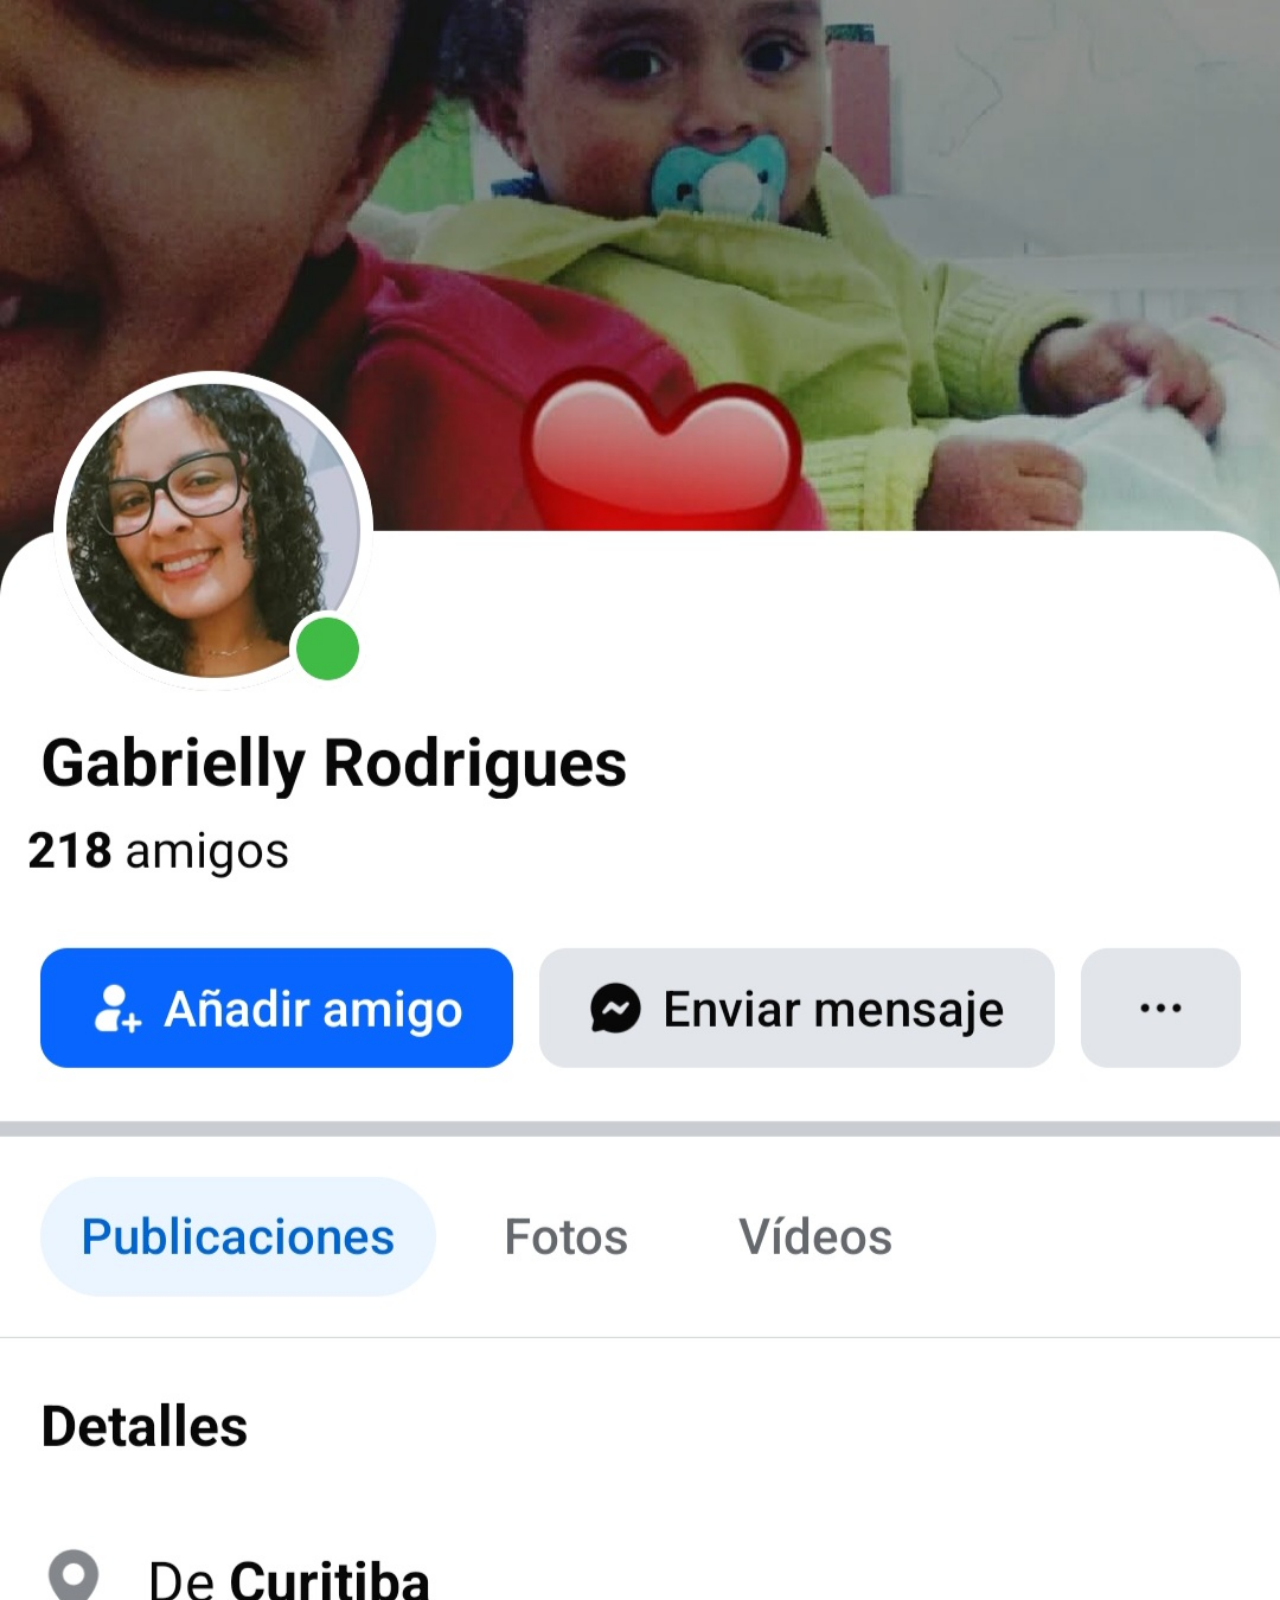
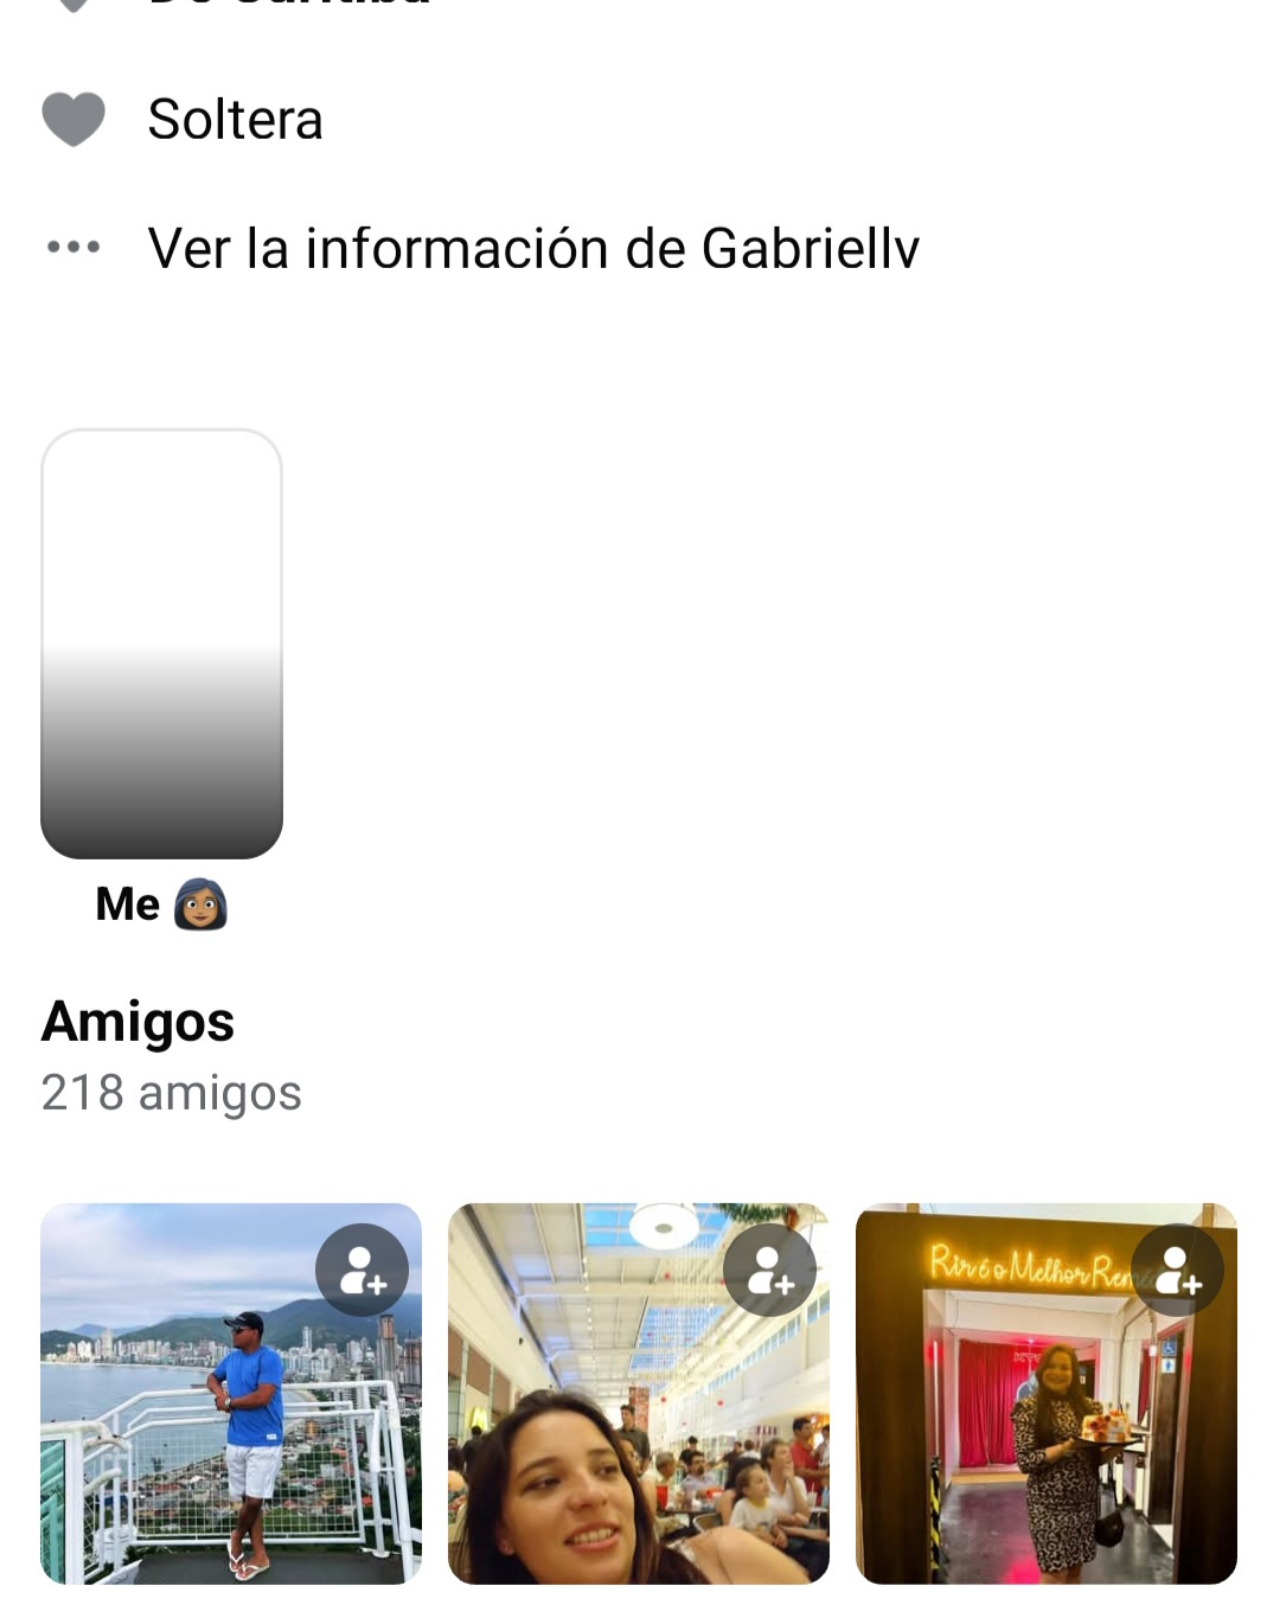
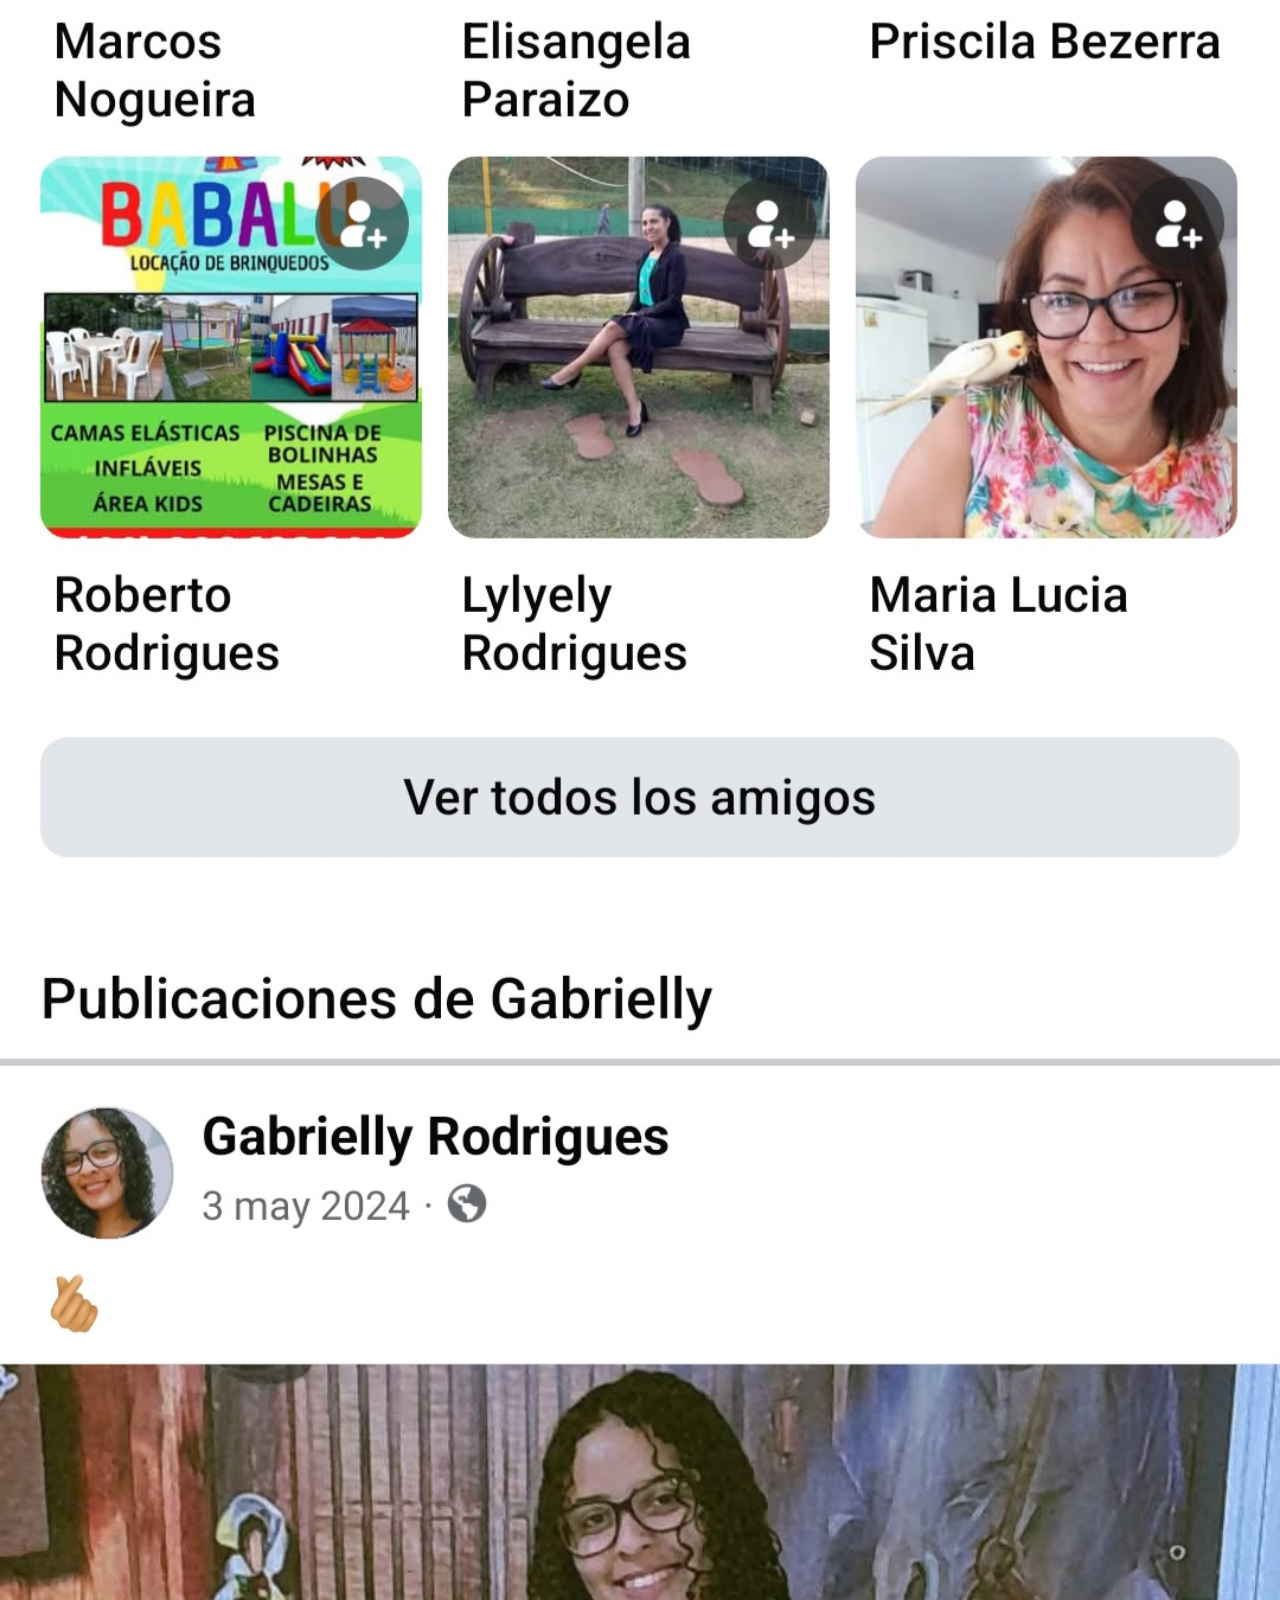
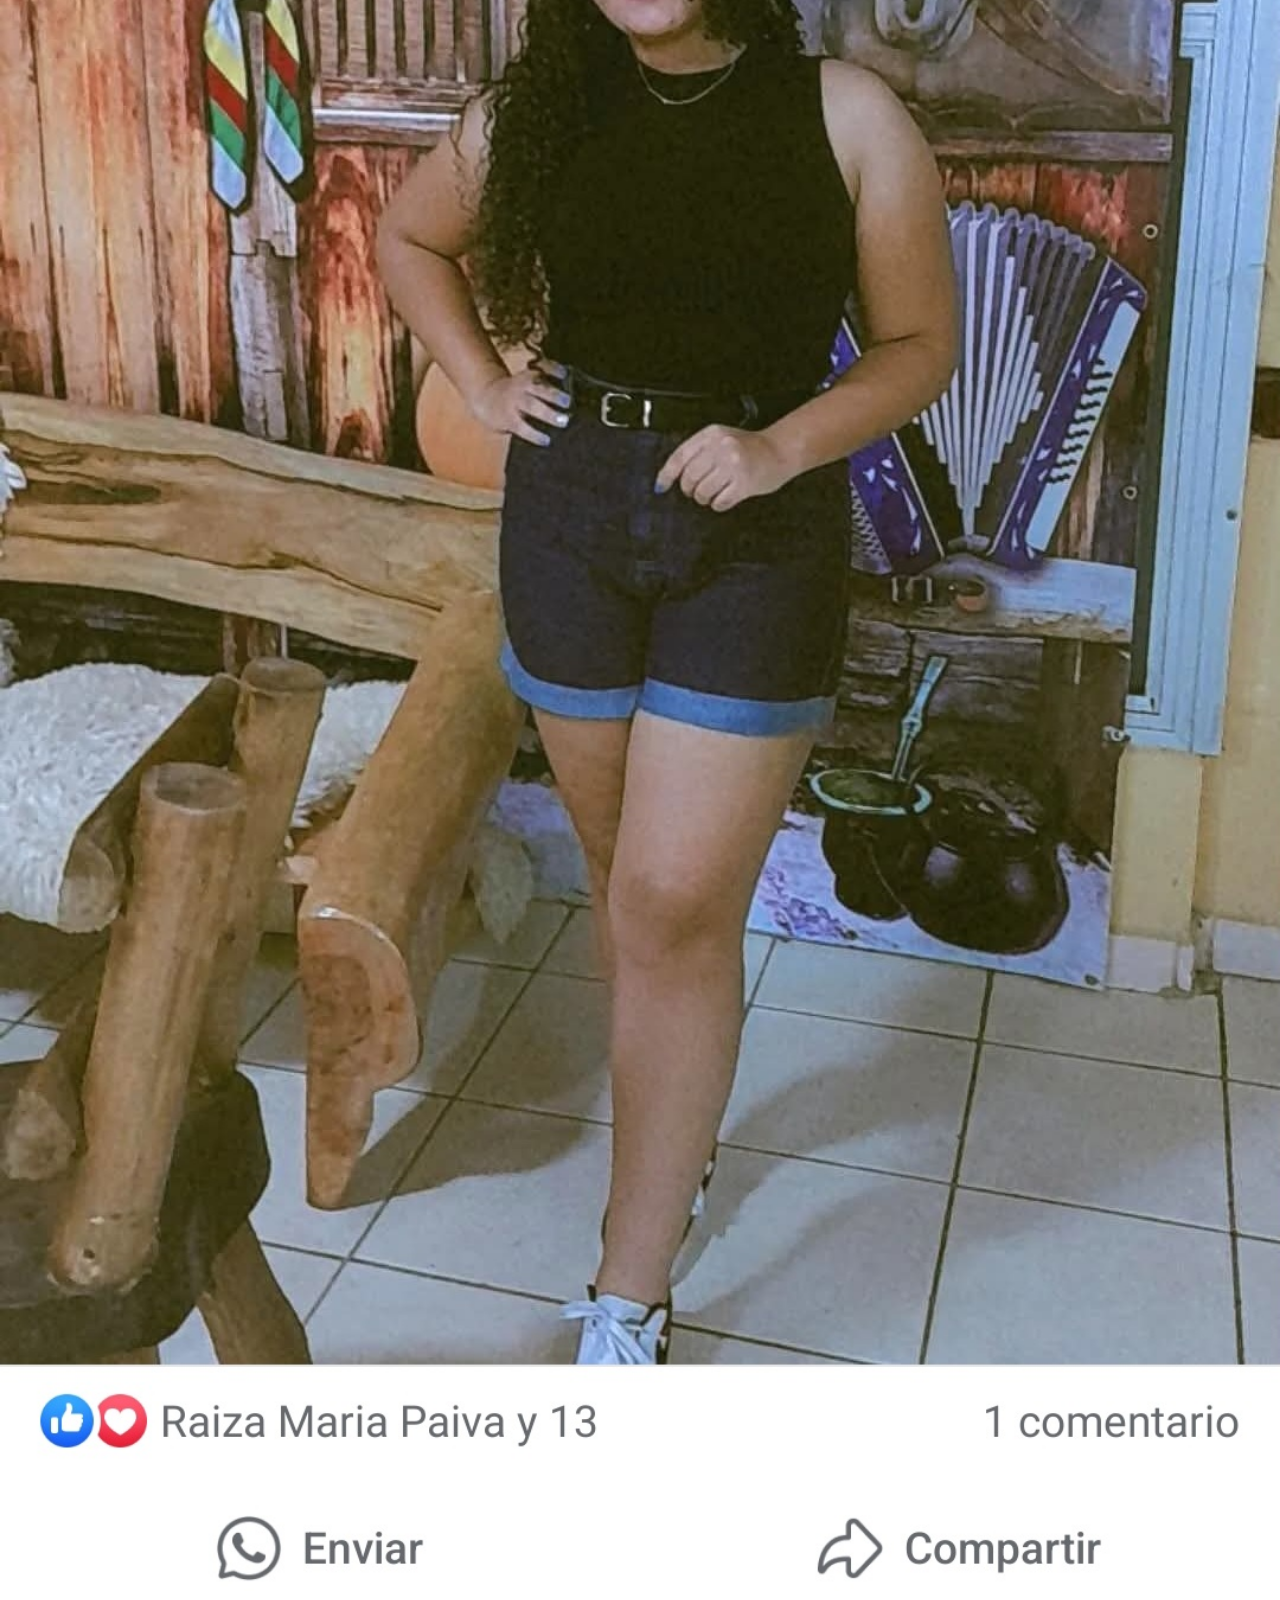
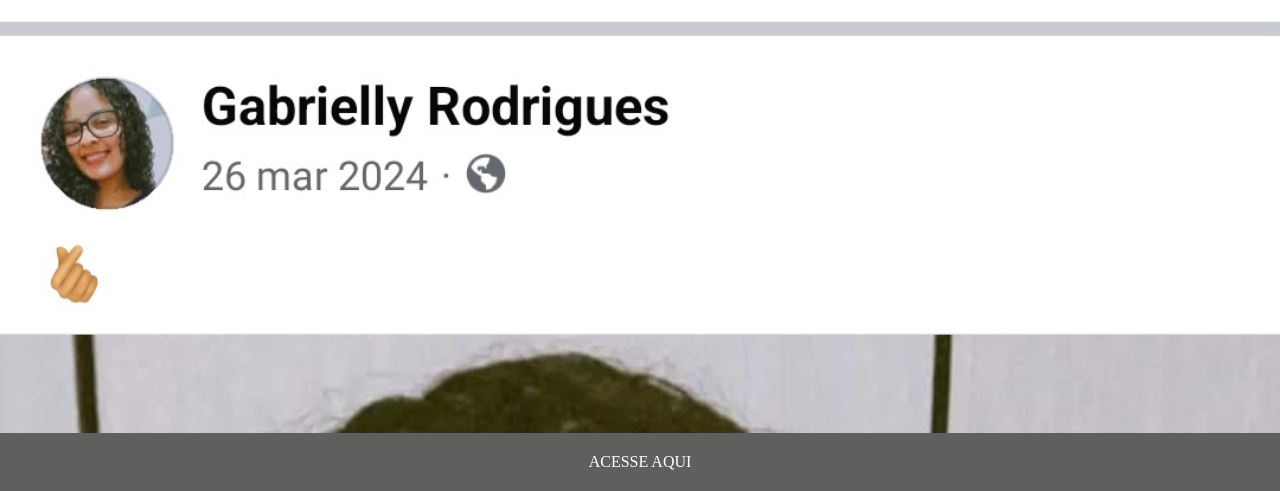
<file: html/facebook.html>
<!DOCTYPE html>
<html lang="pt.br">
<head>
    <meta charset="UTF-8">
    <meta name="viewport" content="width=device-width, initial-scale=1.0">
    <link rel="stylesheet" href="../css/redes-sociais.css">
    <title>Facebook</title>
</head>
<body>
<img src="../imagens/tela-facebook.jpg" alt="Facebook">
<a href="https://www.facebook.com/share/1A9RdVQXRm/" target="_blank" rel="external">ACESSE AQUI</a>
    
</body>
</html>
</file>
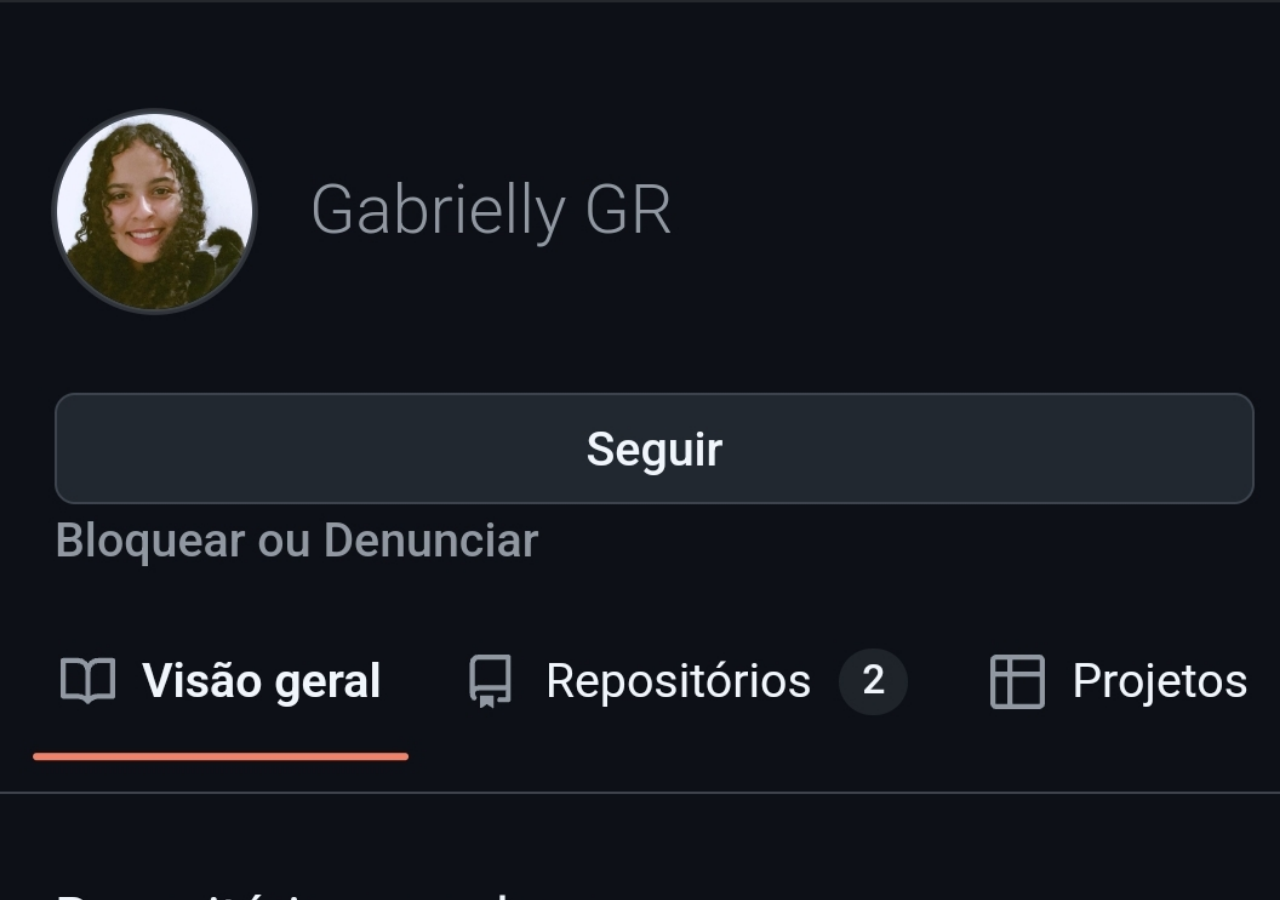
<file: html/github.html>
<!DOCTYPE html>
<html lang="en">
<head>
    <meta charset="UTF-8">
    <meta name="viewport" content="width=device-width, initial-scale=1.0">
    <title>GitHub</title>
</head>
<style>
    *{
        margin: 0px;
        padding: 0px;
    }
    body{
        height: 100vh;
        width: 100vw;
        background: black url(../imagens/tela-github.jpg) no-repeat top center;
        background-size: cover;
    }
</style>
<body>
    
</body>
</html>
</file>
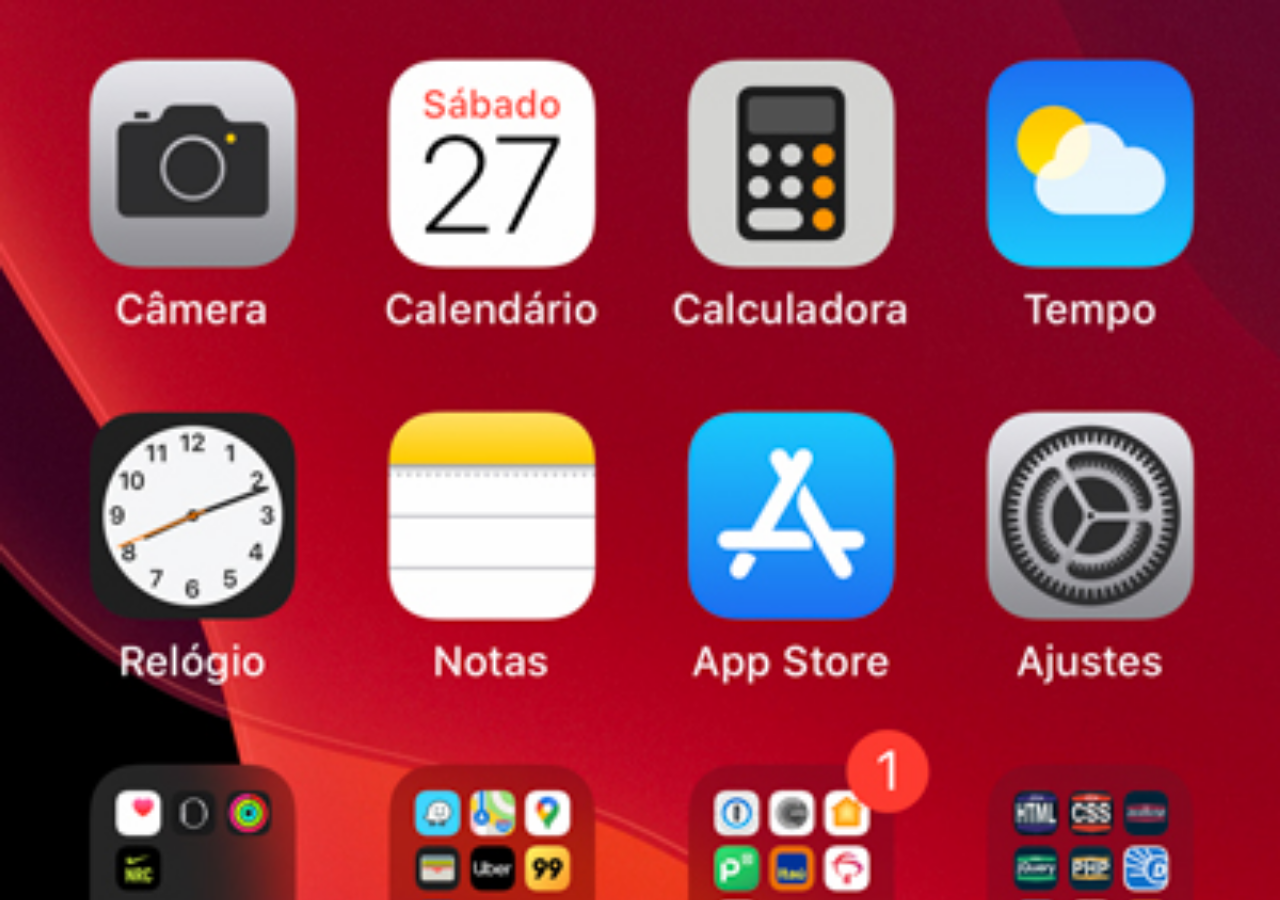
<file: html/home.html>
<!DOCTYPE html>
<html lang="en">
<head>
    <meta charset="UTF-8">
    <meta name="viewport" content="width=device-width, initial-scale=1.0">
    <title>Home</title>
</head>
<style>
    *{
        margin: 0px;
        padding: 0px;
    }

    body{
        height: 100vh;
        width: 100vw;
        background: black url(../imagens/tela-home.jpg) no-repeat top center;
        background-size: cover;
    }
</style>
<body>
    
</body>
</html>
</file>
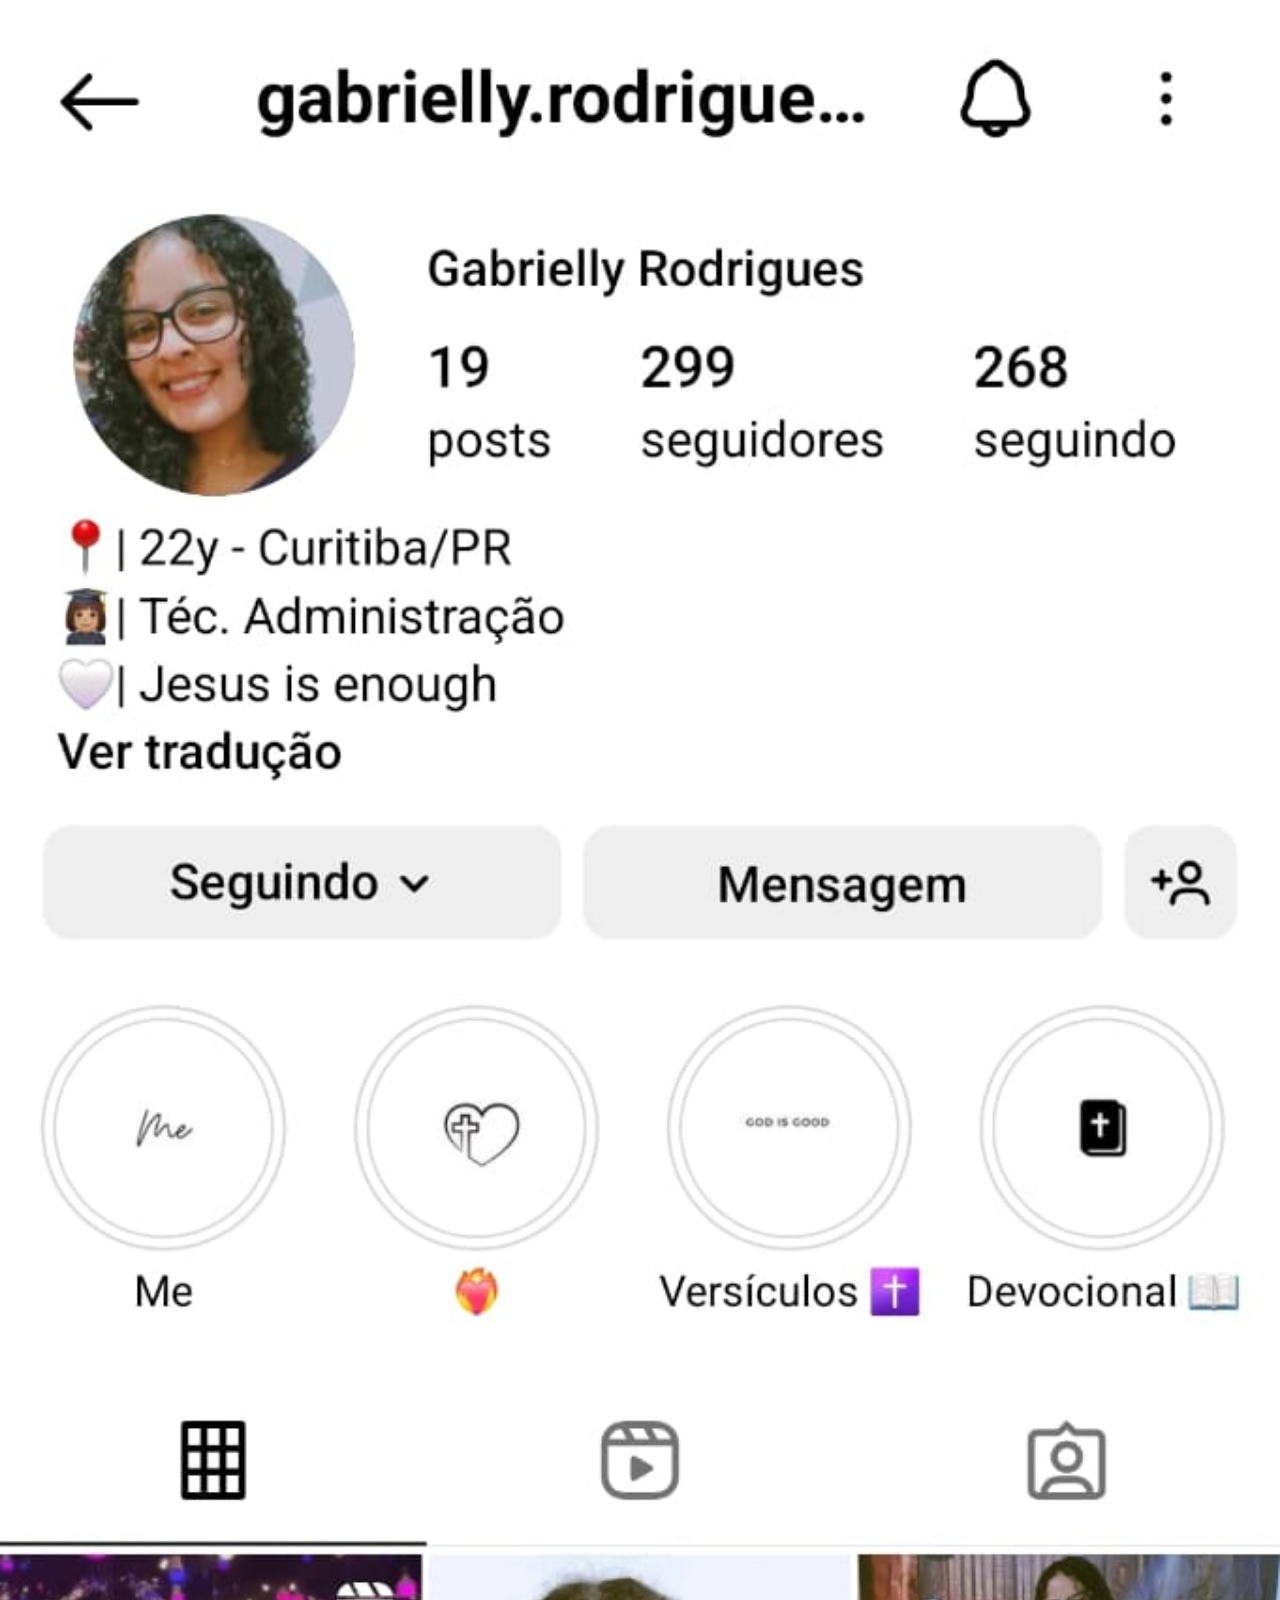
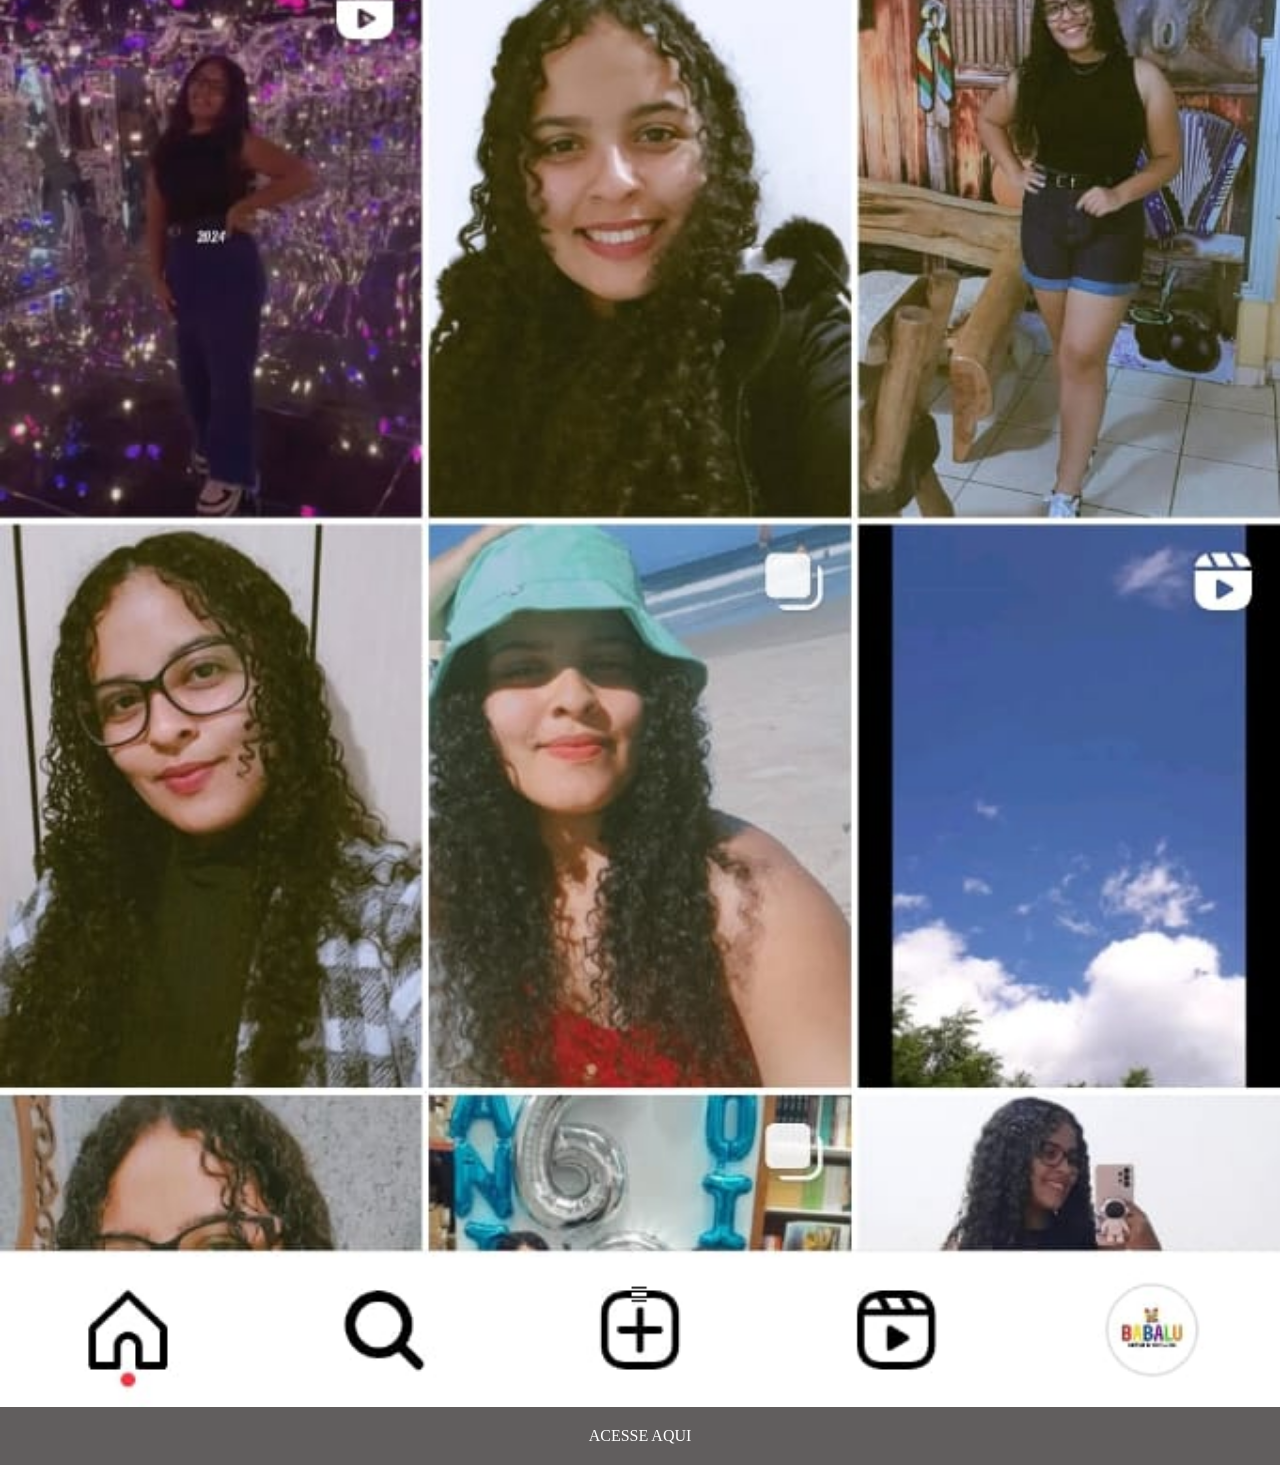
<file: html/instagram.html>
<!DOCTYPE html>
<html lang="pt-br">
<head>
    <meta charset="UTF-8">
    <meta name="viewport" content="width=device-width, initial-scale=1.0">
    <link rel="stylesheet" href="../css/redes-sociais.css">
    <title>Instagram</title>
</head>
<body>
<img src="../imagens/tela-instagram.jpeg" alt="Instagram">    
<a href="https://www.instagram.com/gabrielly.rodriguees?igsh=NG1kYm10Zmh3MDhv" target="_blank" rel="external">ACESSE AQUI</a>
</body>
</html>
</file>
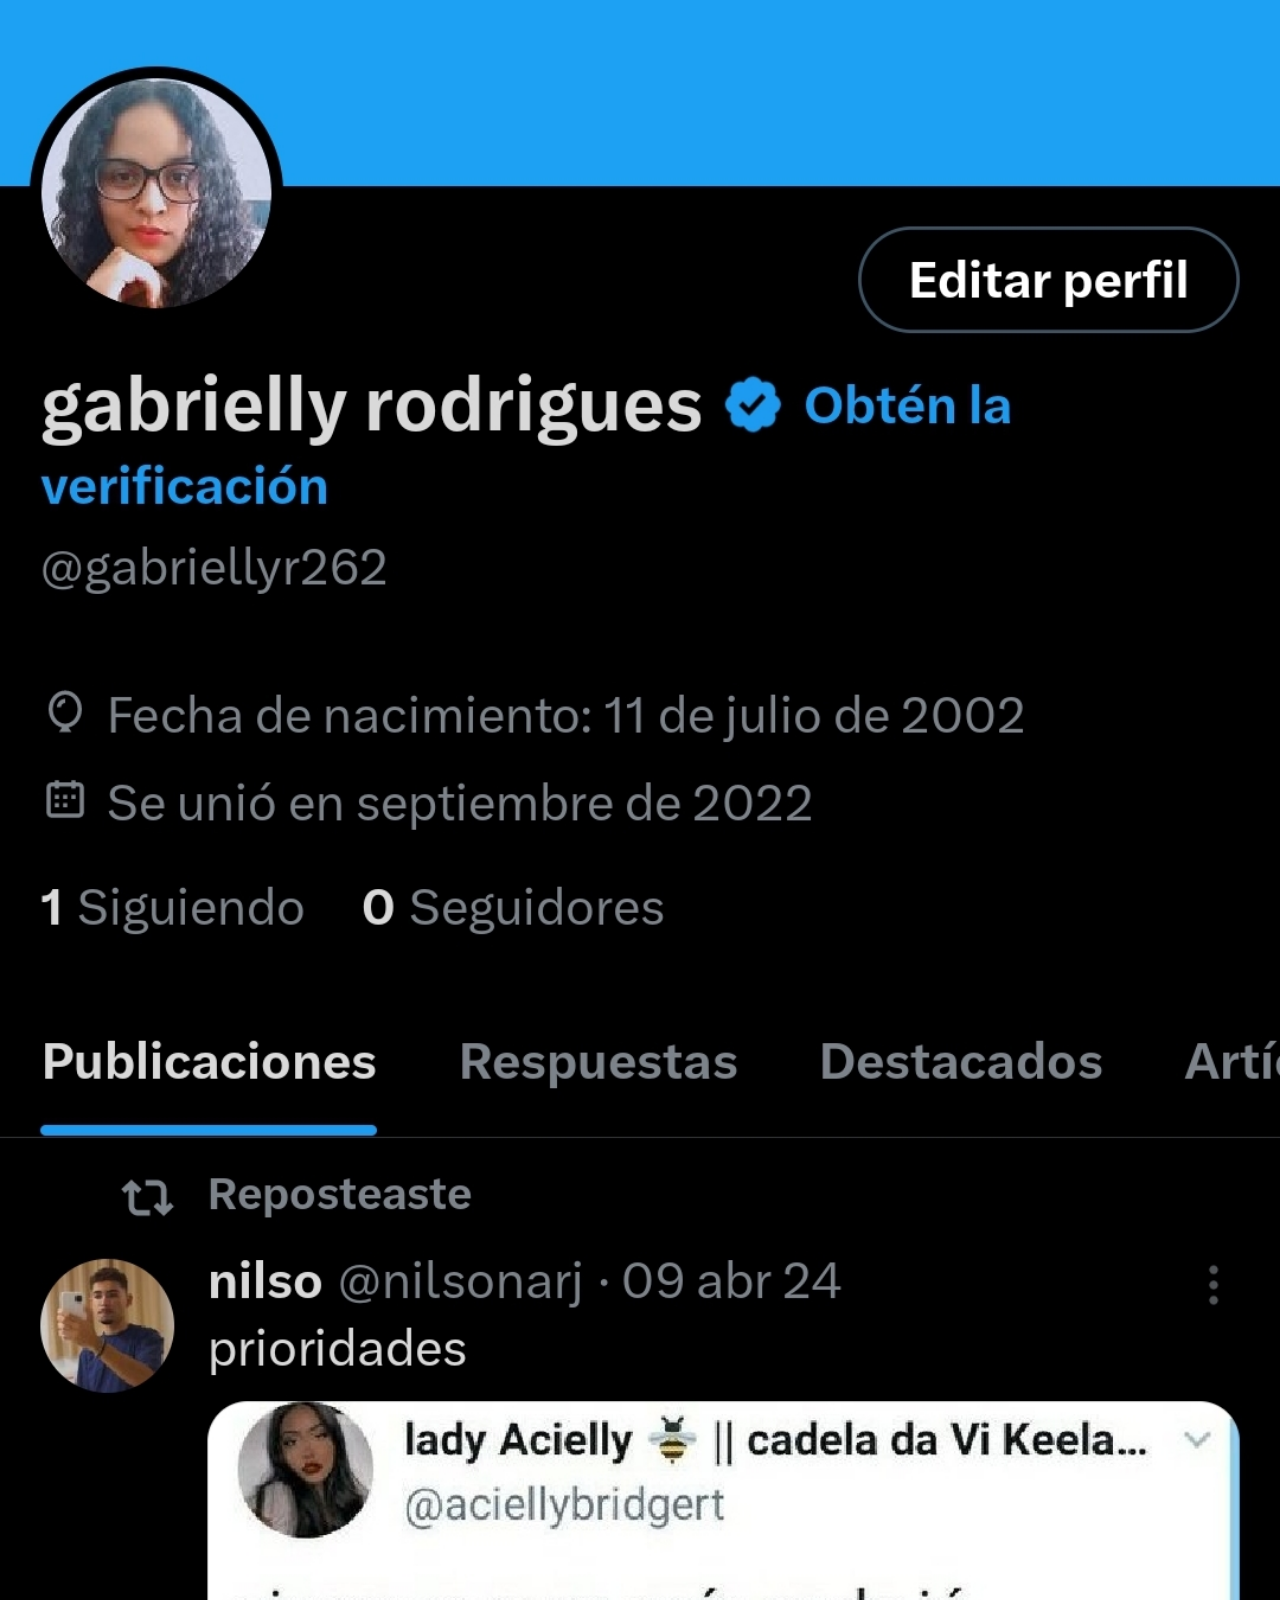
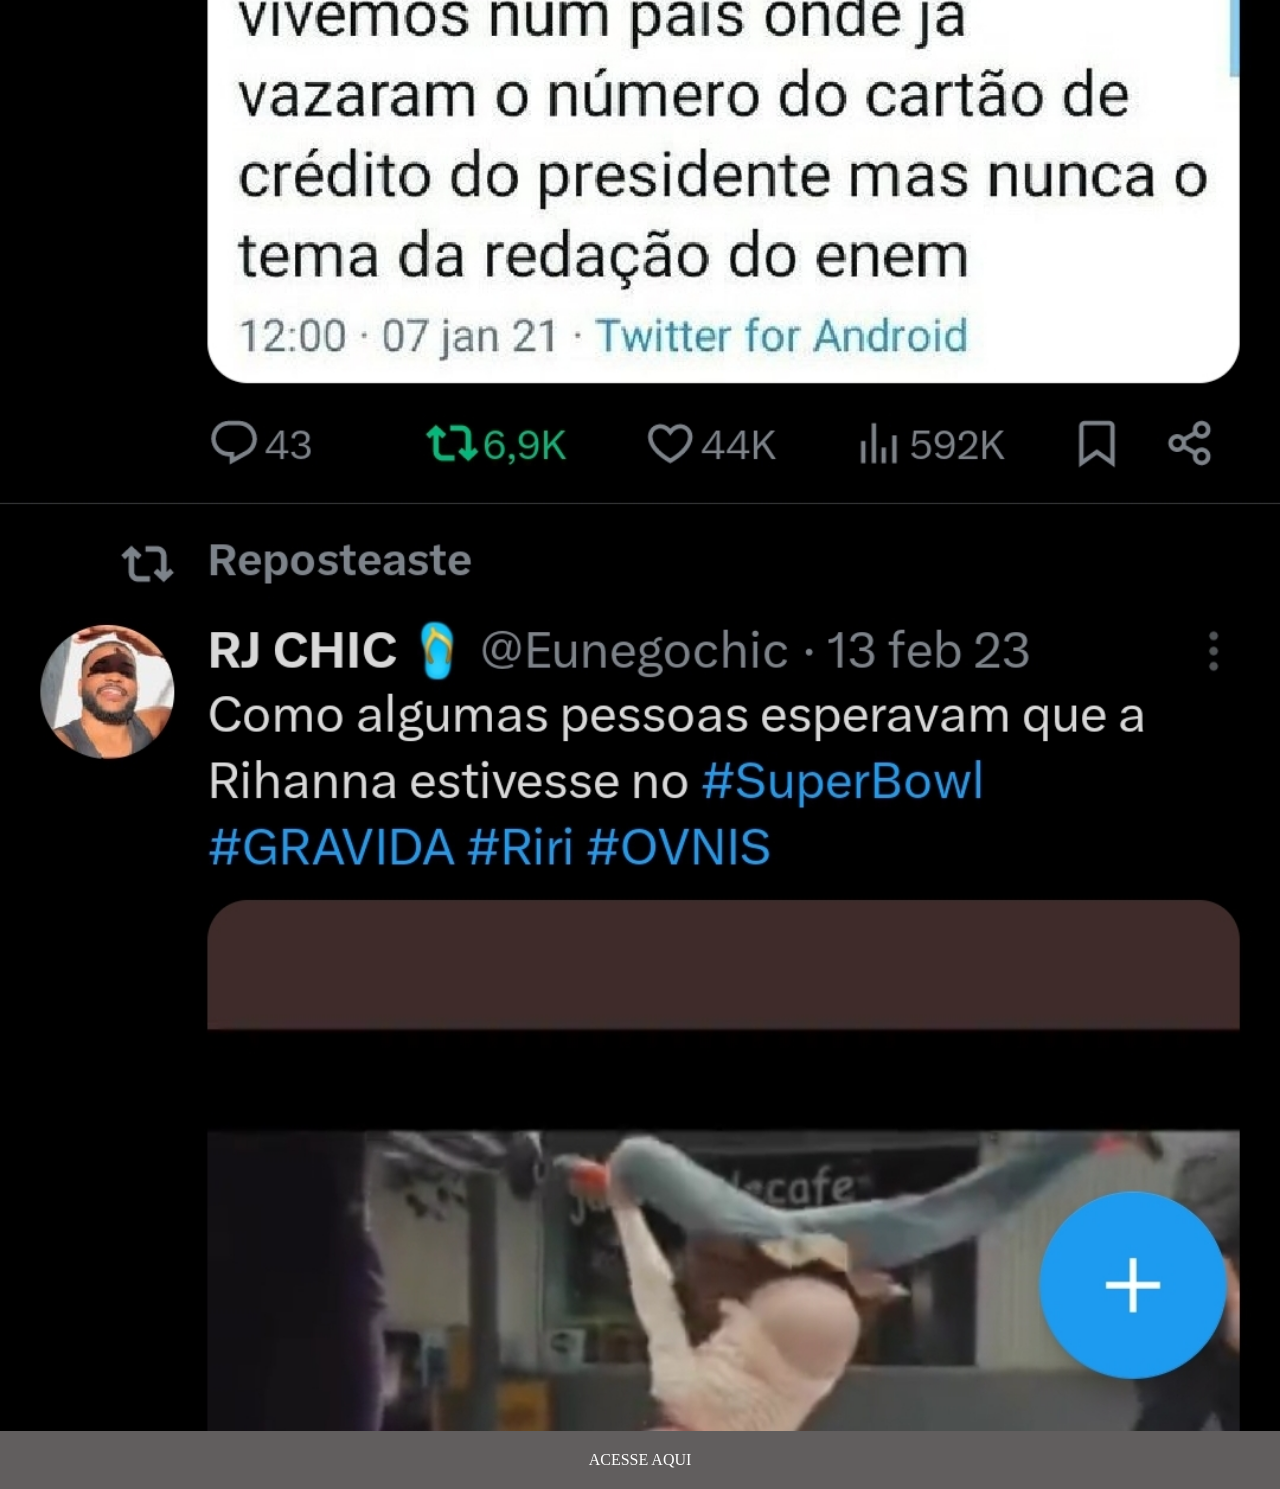
<file: html/twitter.html>
<!DOCTYPE html>
<html lang="pt-br">
<head>
    <meta charset="UTF-8">
    <meta name="viewport" content="width=device-width, initial-scale=1.0">
    <link rel="stylesheet" href="../css/redes-sociais.css">
    <title>Twitter
    </title>
</head>
<body>
    <img src="../imagens/tela-twitter.jpg" alt="Twitter">
    <a href="https://x.com/gabriellyr262?t=Y1715gmdoUziyu_iQPhGuA&s=08" target="_blank" rel="external">ACESSE AQUI</a>
</body>
</html>
</file>
<file: css/redes-sociais.css>
@charset "UTF-8";

*{
    margin: 0px;
    padding: 0px;
}

::-webkit-scrollbar{
    width: 0px;
    height: 0px;
}

body > img{
    display: block;
    width: 100vw;
}

body > a{
    background-color: rgb(97, 94, 94);
    display: block;
    color: white;
    padding: 20px;
    text-align: center;
    text-decoration: none;        
}

body > a:hover{
    background-color:rgb(146, 137, 137) ;
}
</file>
